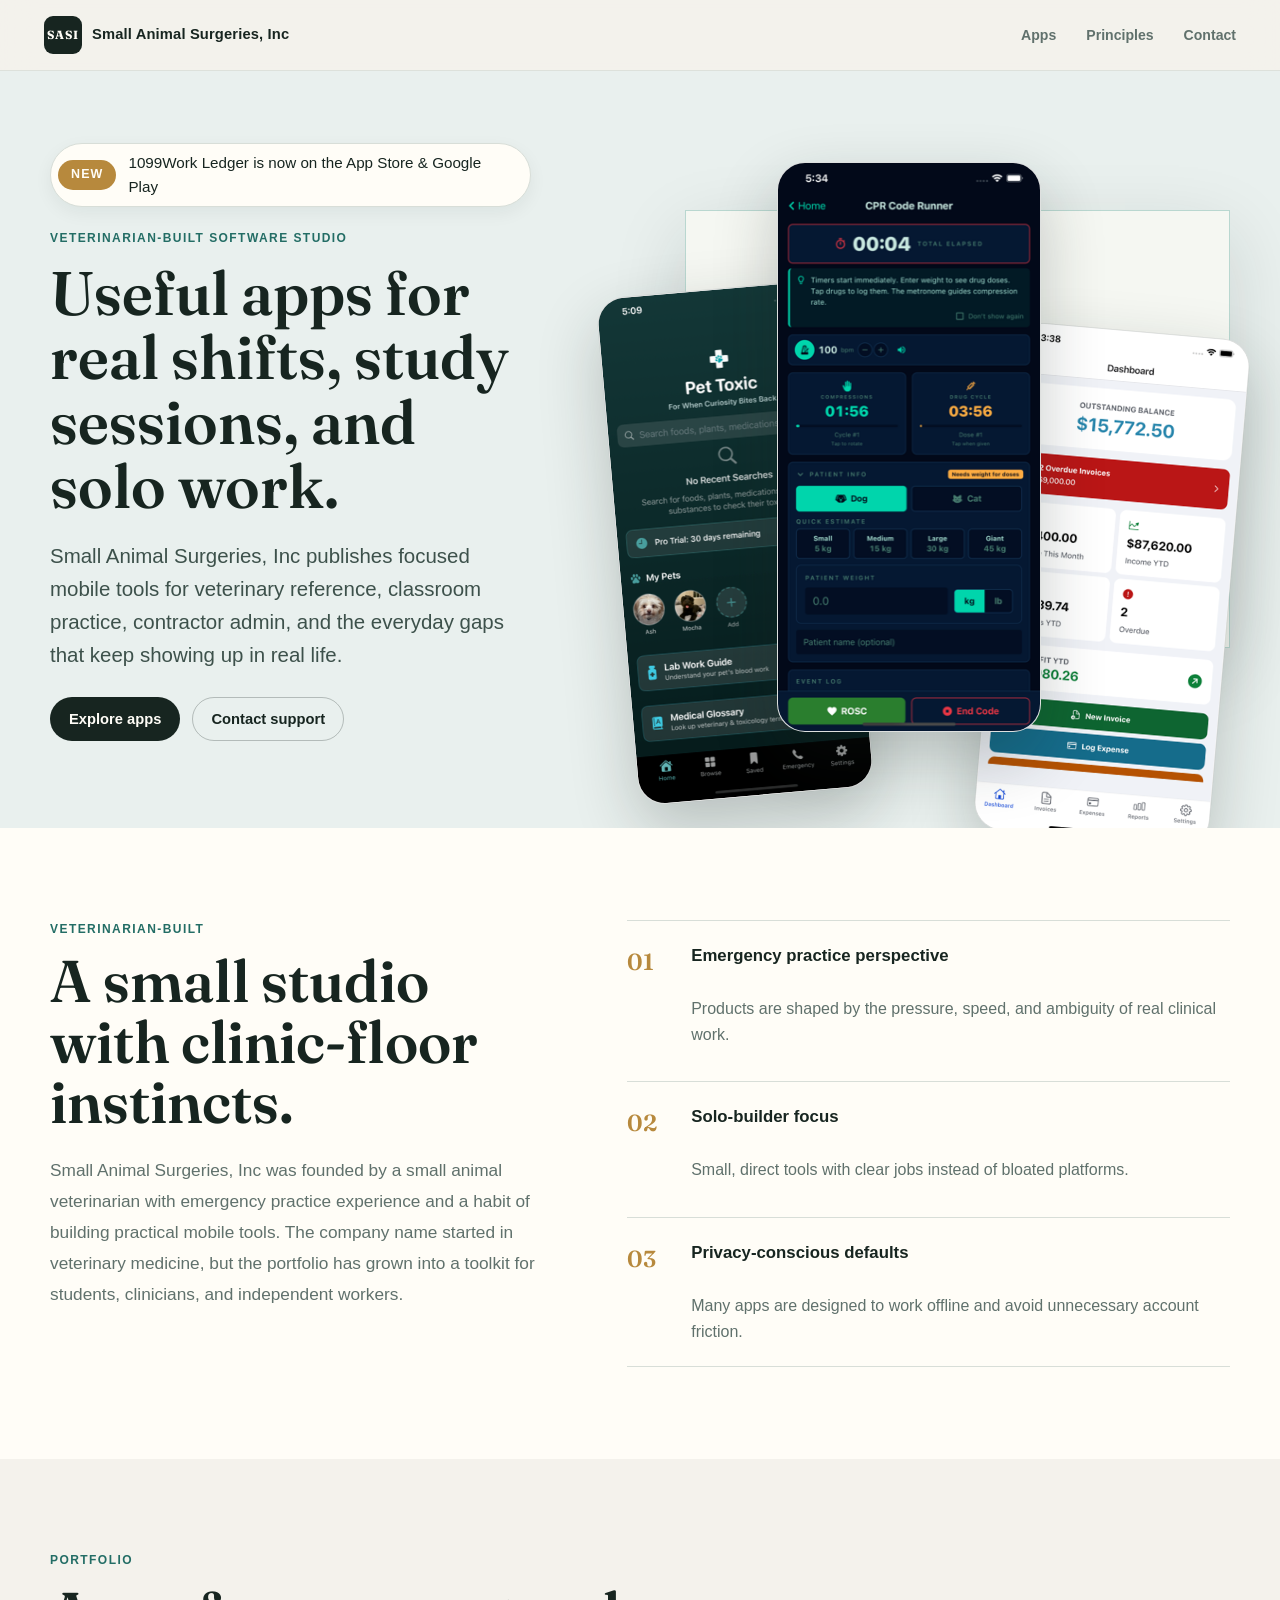
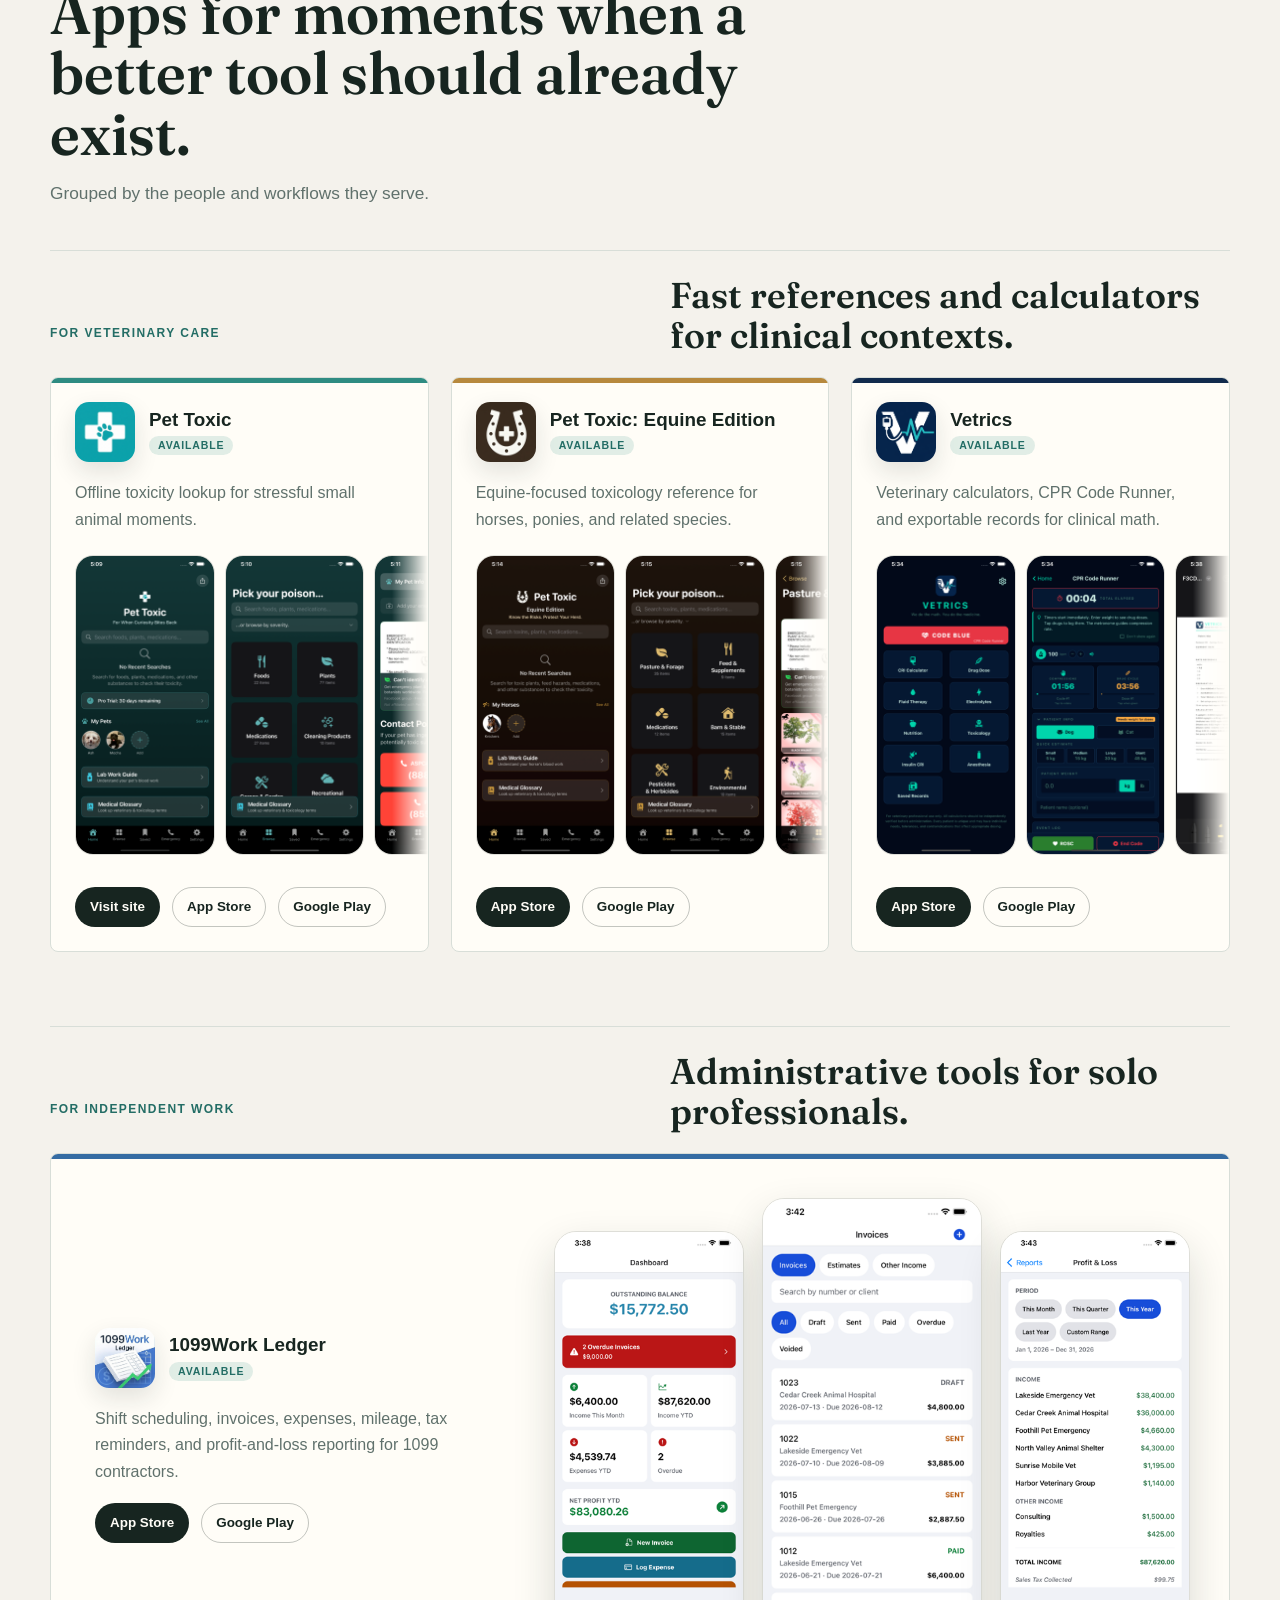
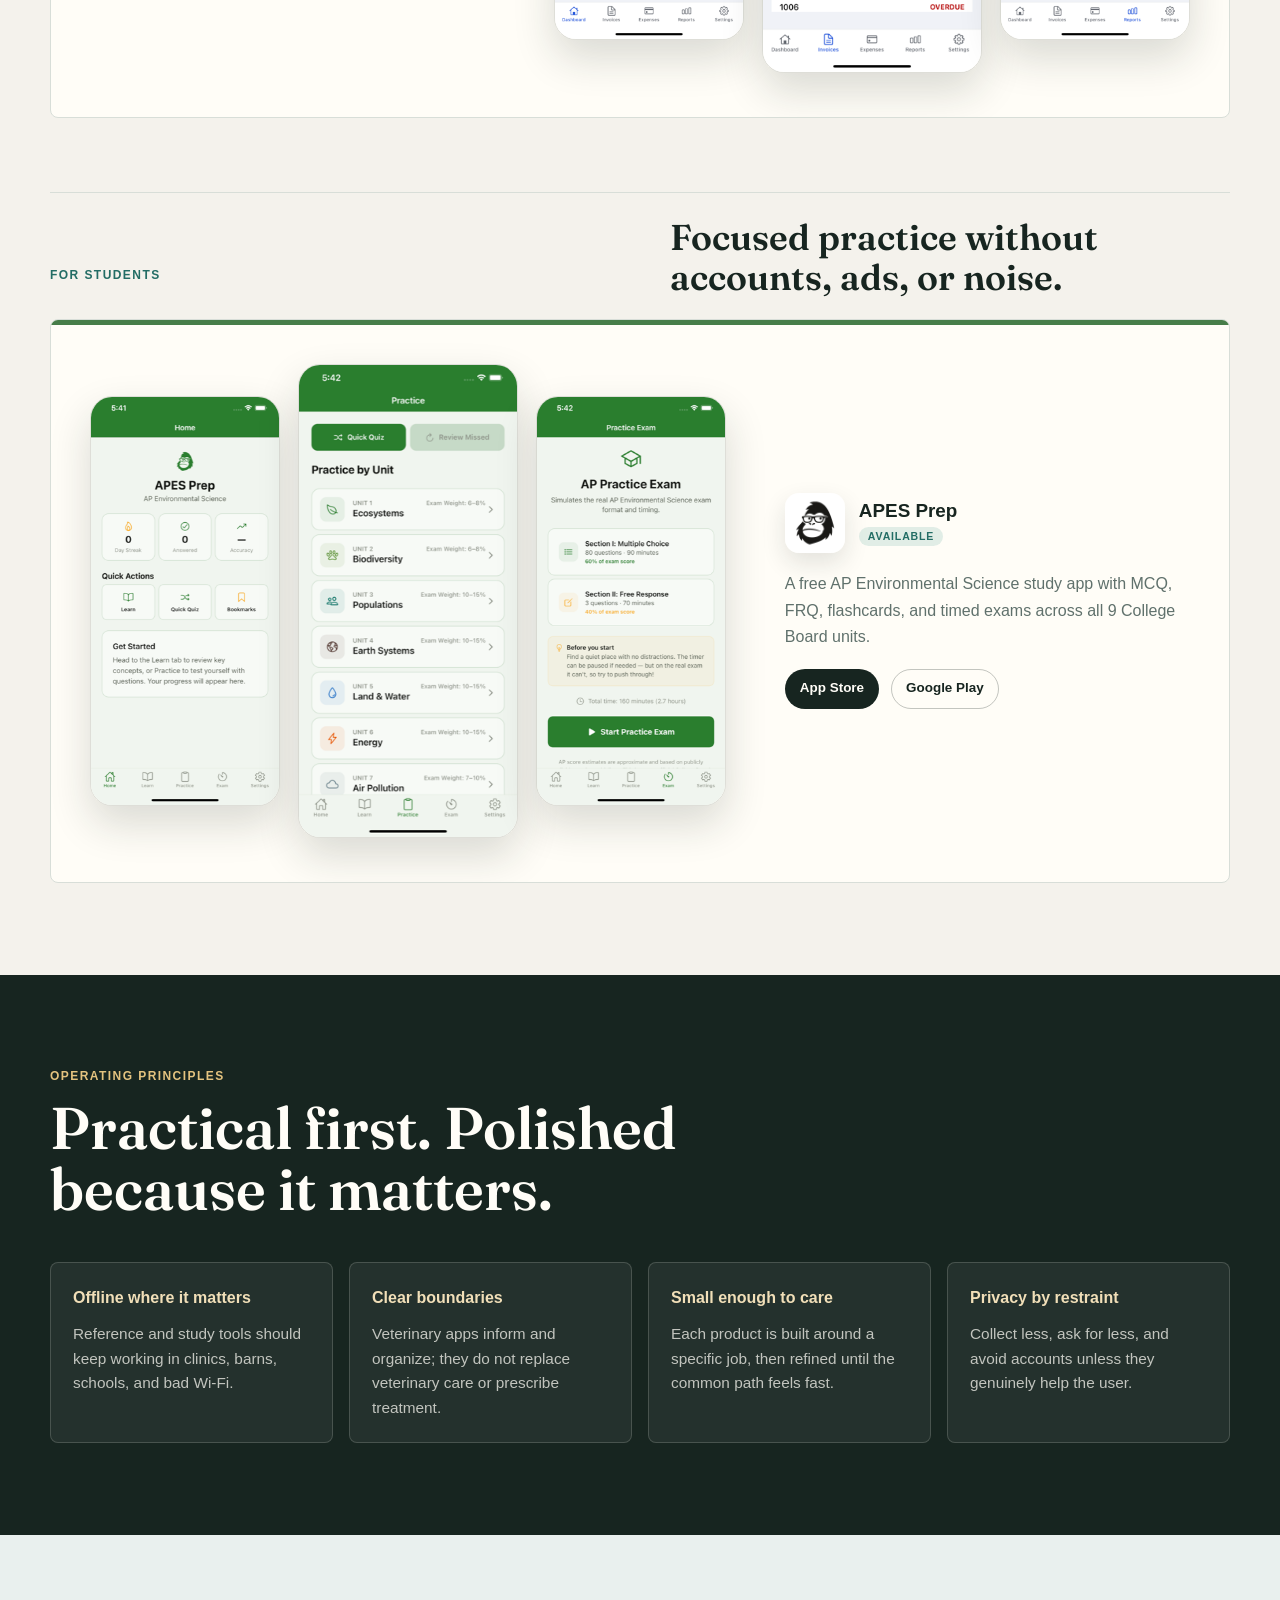
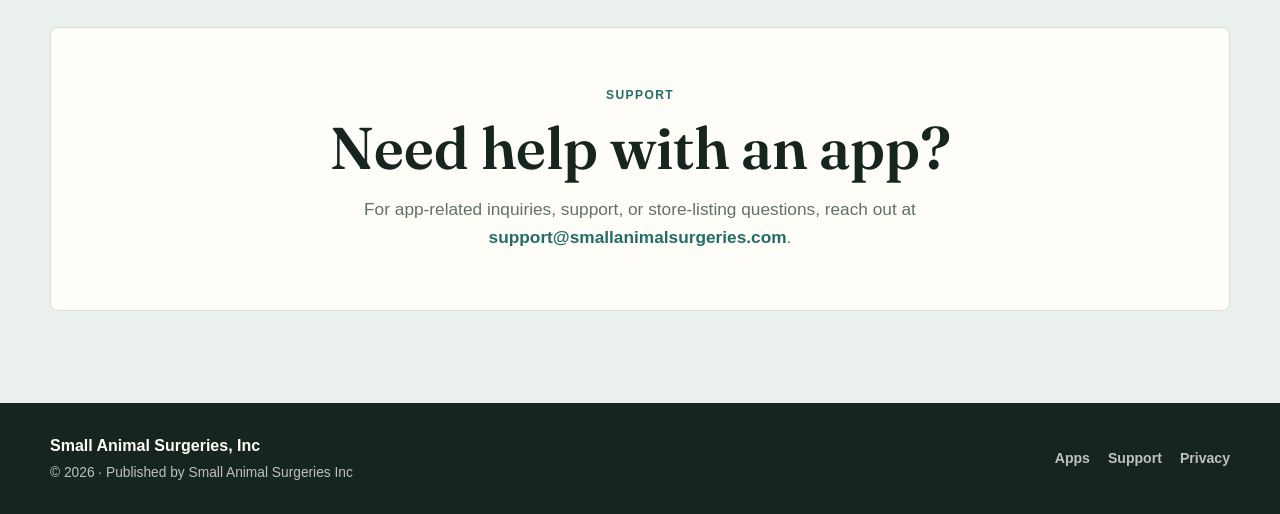
<file: index.html>
<!DOCTYPE html>
<html lang="en">
<head>
  <meta charset="UTF-8">
  <meta name="viewport" content="width=device-width, initial-scale=1.0">
  <title>Small Animal Surgeries, Inc</title>
  <meta name="description" content="Useful mobile apps built by a veterinarian for clinical reference, student practice, contractor workflows, and everyday professional gaps.">
  <link rel="preconnect" href="https://fonts.googleapis.com">
  <link rel="preconnect" href="https://fonts.gstatic.com" crossorigin>
  <link href="https://fonts.googleapis.com/css2?family=Fraunces:ital,opsz,wght@0,9..144,500;0,9..144,600;0,9..144,700;1,9..144,400;1,9..144,500&display=swap" rel="stylesheet">
  <link rel="stylesheet" href="style.css?v=20260711">
  <link rel="icon" type="image/png" href="images/favicon.png">
  <link rel="apple-touch-icon" href="images/favicon.png">
</head>
<body>
  <header class="site-header">
    <a class="brand" href="#top" aria-label="Small Animal Surgeries home">
      <span class="brand-mark">SASI</span>
      <span>Small Animal Surgeries, Inc</span>
    </a>
    <nav class="site-nav" aria-label="Main navigation">
      <a href="#apps">Apps</a>
      <a href="#principles">Principles</a>
      <a href="#contact">Contact</a>
    </nav>
  </header>

  <main id="top">
    <section class="hero">
      <div class="hero-inner">
        <div class="hero-copy fade-in">
          <a class="launch-pill" href="#apps"><span class="pill-tag">New</span> 1099Work Ledger is now on the App Store &amp; Google Play</a>
          <p class="eyebrow">Veterinarian-built software studio</p>
          <h1>Useful apps for real shifts, study sessions, and solo work.</h1>
          <p class="hero-lede">
            Small Animal Surgeries, Inc publishes focused mobile tools for veterinary reference, classroom practice, contractor admin, and the everyday gaps that keep showing up in real life.
          </p>
          <div class="hero-actions">
            <a class="btn btn-primary" href="#apps">Explore apps</a>
            <a class="btn btn-secondary" href="mailto:support@smallanimalsurgeries.com">Contact support</a>
          </div>
        </div>

        <div class="hero-showcase fade-in" aria-label="App screenshots">
          <img class="phone-shot phone-shot-primary" src="images/vetrics-02.png" alt="Vetrics CPR Code Runner screen">
          <img class="phone-shot phone-shot-secondary" src="images/pettoxic-01.png" alt="Pet Toxic app home screen">
          <img class="phone-shot phone-shot-tertiary" src="images/1099wl-01.png" alt="1099Work Ledger dashboard screen">
        </div>
      </div>
    </section>

    <section class="founder" id="about">
      <div class="section-inner founder-grid">
        <div class="founder-copy fade-in">
          <p class="eyebrow">Veterinarian-built</p>
          <h2 class="section-title">A small studio with clinic-floor instincts.</h2>
          <p>
            Small Animal Surgeries, Inc was founded by a small animal veterinarian with emergency practice experience and a habit of building practical mobile tools. The company name started in veterinary medicine, but the portfolio has grown into a toolkit for students, clinicians, and independent workers.
          </p>
        </div>
        <div class="cred-list fade-in" aria-label="Founder background">
          <div class="cred-item">
            <span>01</span>
            <strong>Emergency practice perspective</strong>
            <p>Products are shaped by the pressure, speed, and ambiguity of real clinical work.</p>
          </div>
          <div class="cred-item">
            <span>02</span>
            <strong>Solo-builder focus</strong>
            <p>Small, direct tools with clear jobs instead of bloated platforms.</p>
          </div>
          <div class="cred-item">
            <span>03</span>
            <strong>Privacy-conscious defaults</strong>
            <p>Many apps are designed to work offline and avoid unnecessary account friction.</p>
          </div>
        </div>
      </div>
    </section>

    <section class="apps" id="apps">
      <div class="section-inner">
        <div class="section-heading fade-in">
          <p class="eyebrow">Portfolio</p>
          <h2 class="section-title">Apps for moments when a better tool should already exist.</h2>
          <p class="section-subtitle">Grouped by the people and workflows they serve.</p>
        </div>

        <div class="app-family fade-in">
          <div class="family-heading">
            <p class="eyebrow">For Veterinary Care</p>
            <h3>Fast references and calculators for clinical contexts.</h3>
          </div>
          <div class="product-grid product-grid-three">
            <article class="product-card accent-teal">
              <div class="product-header">
                <img src="images/pettoxicLogo.png" alt="Pet Toxic icon" class="app-icon">
                <div>
                  <h4>Pet Toxic</h4>
                  <span class="status-badge available">Available</span>
                </div>
              </div>
              <p class="product-line">Offline toxicity lookup for stressful small animal moments.</p>
              <div class="screenshot-row">
                <img src="images/pettoxic-01.png" alt="Pet Toxic home screen">
                <img src="images/pettoxic-02.png" alt="Pet Toxic browse screen">
                <img src="images/pettoxic-04.png" alt="Pet Toxic emergency screen">
              </div>
              <div class="app-actions">
                <a href="https://pettoxic.com" class="btn btn-primary" target="_blank" rel="noopener">Visit site</a>
                <a href="https://apps.apple.com/us/app/pet-toxic/id6758074515" class="btn btn-secondary" target="_blank" rel="noopener">App Store</a>
                <a href="https://play.google.com/store/apps/details?id=com.pettoxic.android" class="btn btn-secondary" target="_blank" rel="noopener">Google Play</a>
              </div>
            </article>

            <article class="product-card accent-gold">
              <div class="product-header">
                <img src="images/ptequineLogo.png" alt="Pet Toxic: Equine Edition icon" class="app-icon">
                <div>
                  <h4>Pet Toxic: Equine Edition</h4>
                  <span class="status-badge available">Available</span>
                </div>
              </div>
              <p class="product-line">Equine-focused toxicology reference for horses, ponies, and related species.</p>
              <div class="screenshot-row">
                <img src="images/ptequine-01.png" alt="Pet Toxic Equine home screen">
                <img src="images/ptequine-02.png" alt="Pet Toxic Equine browse screen">
                <img src="images/ptequine-03.png" alt="Pet Toxic Equine forage screen">
              </div>
              <div class="app-actions">
                <a href="https://apps.apple.com/us/app/pet-toxic-equine-edition/id6759298291" class="btn btn-primary" target="_blank" rel="noopener">App Store</a>
                <a href="https://play.google.com/store/apps/details?id=com.pettoxic.equine" class="btn btn-secondary" target="_blank" rel="noopener">Google Play</a>
              </div>
            </article>

            <article class="product-card accent-navy">
              <div class="product-header">
                <img src="images/vetricsLogo.png" alt="Vetrics icon" class="app-icon">
                <div>
                  <h4>Vetrics</h4>
                  <span class="status-badge available">Available</span>
                </div>
              </div>
              <p class="product-line">Veterinary calculators, CPR Code Runner, and exportable records for clinical math.</p>
              <div class="screenshot-row">
                <img src="images/vetrics-01.png" alt="Vetrics home screen">
                <img src="images/vetrics-02.png" alt="Vetrics Code Runner screen">
                <img src="images/vetrics-05.png" alt="Vetrics PDF export screen">
              </div>
              <div class="app-actions">
                <a href="https://apps.apple.com/us/app/vetrics/id6762097009" class="btn btn-primary" target="_blank" rel="noopener">App Store</a>
                <a href="https://play.google.com/store/apps/details?id=com.truebluegroup.vetrics" class="btn btn-secondary" target="_blank" rel="noopener">Google Play</a>
              </div>
            </article>
          </div>
        </div>

        <div class="app-family fade-in">
          <div class="family-heading">
            <p class="eyebrow">For Independent Work</p>
            <h3>Administrative tools for solo professionals.</h3>
          </div>
          <article class="feature-card accent-blue">
            <div class="feature-copy">
              <div class="product-header">
                <img src="images/1099Logo1.png" alt="1099Work Ledger icon" class="app-icon">
                <div>
                  <h4>1099Work Ledger</h4>
                  <span class="status-badge available">Available</span>
                </div>
              </div>
              <p class="product-line">Shift scheduling, invoices, expenses, mileage, tax reminders, and profit-and-loss reporting for 1099 contractors.</p>
              <div class="app-actions">
                <a href="https://apps.apple.com/us/app/1099work-ledger/id6759871840" class="btn btn-primary" target="_blank" rel="noopener">App Store</a>
                <a href="https://play.google.com/store/apps/details?id=com.smallanimalsurgeries.workledger1099" class="btn btn-secondary" target="_blank" rel="noopener">Google Play</a>
              </div>
            </div>
            <div class="feature-screens">
              <img src="images/1099wl-01.png" alt="1099Work Ledger dashboard">
              <img src="images/1099wl-02.png" alt="1099Work Ledger invoice list">
              <img src="images/1099wl-04.png" alt="1099Work Ledger profit and loss report">
            </div>
          </article>
        </div>

        <div class="app-family fade-in">
          <div class="family-heading">
            <p class="eyebrow">For Students</p>
            <h3>Focused practice without accounts, ads, or noise.</h3>
          </div>
          <article class="feature-card feature-card-reverse accent-green">
            <div class="feature-copy">
              <div class="product-header">
                <img src="images/apesprepLogo.png" alt="APES Prep icon" class="app-icon">
                <div>
                  <h4>APES Prep</h4>
                  <span class="status-badge available">Available</span>
                </div>
              </div>
              <p class="product-line">A free AP Environmental Science study app with MCQ, FRQ, flashcards, and timed exams across all 9 College Board units.</p>
              <div class="app-actions">
                <a href="https://apps.apple.com/us/app/apes-prep/id6761887254" class="btn btn-primary" target="_blank" rel="noopener">App Store</a>
                <a href="https://play.google.com/store/apps/details?id=com.crisfontes.apesprep" class="btn btn-secondary" target="_blank" rel="noopener">Google Play</a>
              </div>
            </div>
            <div class="feature-screens">
              <img src="images/apesprep-01.png" alt="APES Prep home screen">
              <img src="images/apesprep-03.png" alt="APES Prep practice screen">
              <img src="images/apesprep-04.png" alt="APES Prep exam screen">
            </div>
          </article>
        </div>
      </div>
    </section>

    <section class="principles" id="principles">
      <div class="section-inner">
        <div class="section-heading fade-in">
          <p class="eyebrow">Operating Principles</p>
          <h2 class="section-title">Practical first. Polished because it matters.</h2>
        </div>
        <div class="principle-grid">
          <div class="principle fade-in">
            <span>Offline where it matters</span>
            <p>Reference and study tools should keep working in clinics, barns, schools, and bad Wi-Fi.</p>
          </div>
          <div class="principle fade-in">
            <span>Clear boundaries</span>
            <p>Veterinary apps inform and organize; they do not replace veterinary care or prescribe treatment.</p>
          </div>
          <div class="principle fade-in">
            <span>Small enough to care</span>
            <p>Each product is built around a specific job, then refined until the common path feels fast.</p>
          </div>
          <div class="principle fade-in">
            <span>Privacy by restraint</span>
            <p>Collect less, ask for less, and avoid accounts unless they genuinely help the user.</p>
          </div>
        </div>
      </div>
    </section>

    <section class="contact" id="contact">
      <div class="section-inner contact-panel fade-in">
        <p class="eyebrow">Support</p>
        <h2 class="section-title">Need help with an app?</h2>
        <p>For app-related inquiries, support, or store-listing questions, reach out at <a href="mailto:support@smallanimalsurgeries.com">support@smallanimalsurgeries.com</a>.</p>
      </div>
    </section>
  </main>

  <footer>
    <div class="footer-inner">
      <div>
        <strong>Small Animal Surgeries, Inc</strong>
        <span>&copy; 2026 · Published by Small Animal Surgeries Inc</span>
      </div>
      <div class="footer-links">
        <a href="#apps">Apps</a>
        <a href="mailto:support@smallanimalsurgeries.com">Support</a>
        <a href="privacy.html">Privacy</a>
      </div>
    </div>
  </footer>

  <script>
    const observer = new IntersectionObserver((entries) => {
      entries.forEach(entry => {
        if (entry.isIntersecting) {
          entry.target.classList.add('visible');
        }
      });
    }, { threshold: 0.15 });

    document.querySelectorAll('.fade-in').forEach(el => observer.observe(el));
  </script>
</body>
</html>
</file>
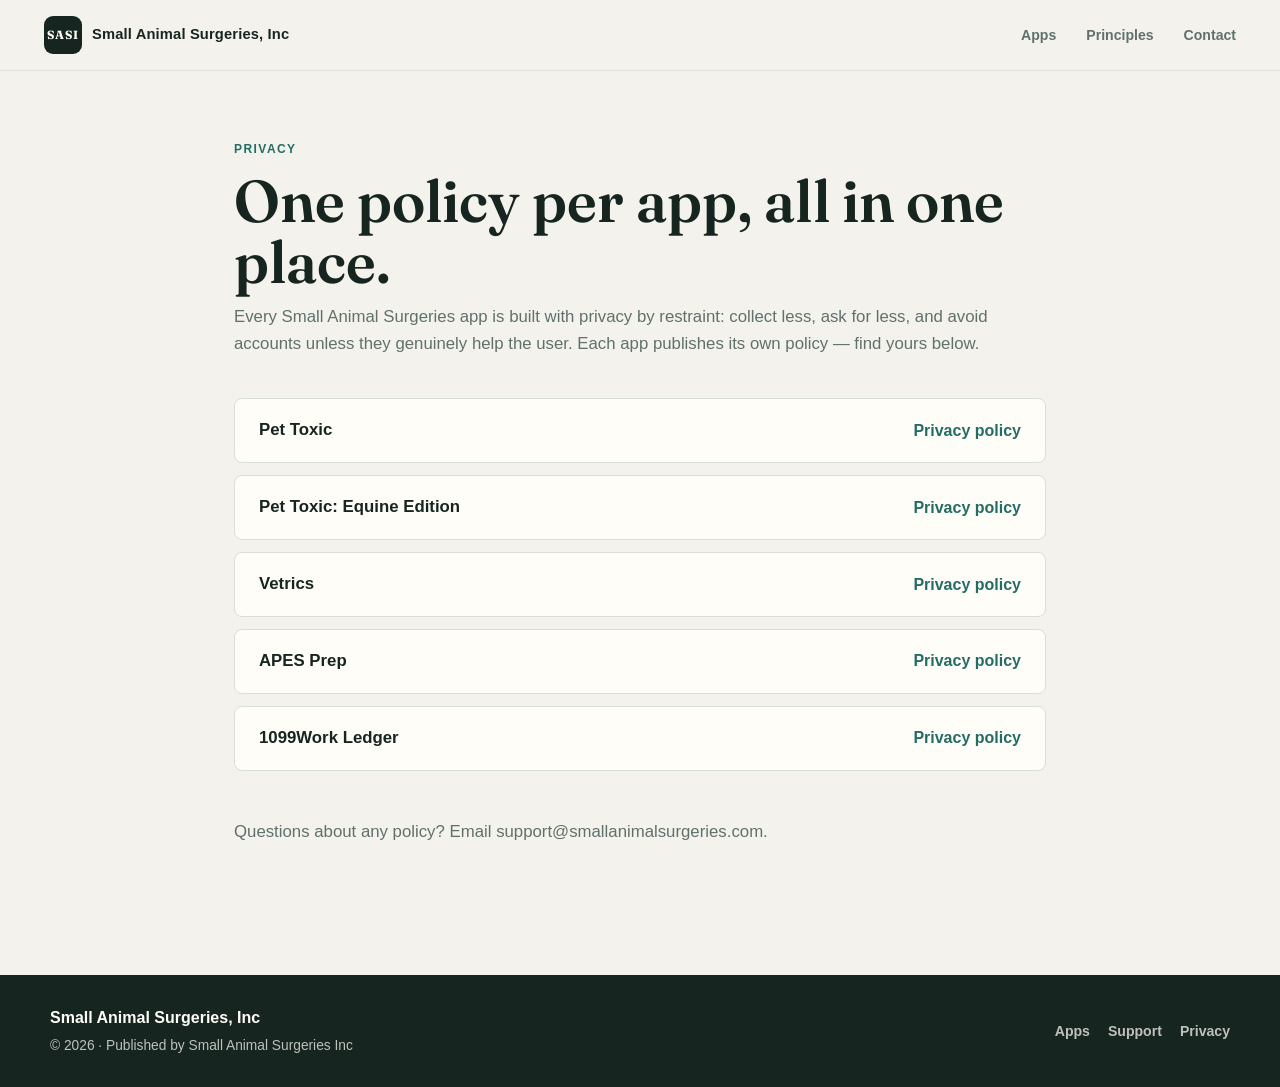
<file: privacy.html>
<!DOCTYPE html>
<html lang="en">
<head>
  <meta charset="UTF-8">
  <meta name="viewport" content="width=device-width, initial-scale=1.0">
  <title>Privacy — Small Animal Surgeries, Inc</title>
  <meta name="description" content="Privacy policies for every app published by Small Animal Surgeries, Inc.">
  <link rel="preconnect" href="https://fonts.googleapis.com">
  <link rel="preconnect" href="https://fonts.gstatic.com" crossorigin>
  <link href="https://fonts.googleapis.com/css2?family=Fraunces:ital,opsz,wght@0,9..144,500;0,9..144,600;0,9..144,700;1,9..144,400;1,9..144,500&display=swap" rel="stylesheet">
  <link rel="stylesheet" href="style.css?v=20260711">
  <link rel="icon" type="image/png" href="images/favicon.png">
  <link rel="apple-touch-icon" href="images/favicon.png">
</head>
<body>
  <header class="site-header">
    <a class="brand" href="index.html" aria-label="Small Animal Surgeries home">
      <span class="brand-mark">SASI</span>
      <span>Small Animal Surgeries, Inc</span>
    </a>
    <nav class="site-nav" aria-label="Main navigation">
      <a href="index.html#apps">Apps</a>
      <a href="index.html#principles">Principles</a>
      <a href="index.html#contact">Contact</a>
    </nav>
  </header>

  <main class="privacy-main">
    <p class="eyebrow">Privacy</p>
    <h1 class="section-title">One policy per app, all in one place.</h1>
    <p class="privacy-lede">
      Every Small Animal Surgeries app is built with privacy by restraint: collect less, ask for less,
      and avoid accounts unless they genuinely help the user. Each app publishes its own policy —
      find yours below.
    </p>

    <ul class="privacy-list">
      <li><strong>Pet Toxic</strong><a href="https://thatvetguy.github.io/pettoxic-website/" target="_blank" rel="noopener">Privacy policy</a></li>
      <li><strong>Pet Toxic: Equine Edition</strong><a href="https://thatvetguy.github.io/equinetoxic-website/" target="_blank" rel="noopener">Privacy policy</a></li>
      <li><strong>Vetrics</strong><a href="https://thatvetguy.github.io/vetrics-website/" target="_blank" rel="noopener">Privacy policy</a></li>
      <li><strong>APES Prep</strong><a href="https://thatvetguy.github.io/apesprep-website/" target="_blank" rel="noopener">Privacy policy</a></li>
      <li><strong>1099Work Ledger</strong><a href="https://1099work.net/privacy" target="_blank" rel="noopener">Privacy policy</a></li>
    </ul>

    <p class="privacy-lede">
      Questions about any policy? Email <a href="mailto:support@smallanimalsurgeries.com">support@smallanimalsurgeries.com</a>.
    </p>
  </main>

  <footer>
    <div class="footer-inner">
      <div>
        <strong>Small Animal Surgeries, Inc</strong>
        <span>&copy; 2026 · Published by Small Animal Surgeries Inc</span>
      </div>
      <div class="footer-links">
        <a href="index.html#apps">Apps</a>
        <a href="mailto:support@smallanimalsurgeries.com">Support</a>
        <a href="privacy.html">Privacy</a>
      </div>
    </div>
  </footer>
</body>
</html>
</file>
<file: style.css>
*, *::before, *::after {
  margin: 0;
  padding: 0;
  box-sizing: border-box;
}

:root {
  --bg: #f4f2ec;
  --surface: #fffdf7;
  --surface-cool: #e9f0ee;
  --ink: #172520;
  --muted: #60716c;
  --line: #d8ded8;
  --teal: #2f8c82;
  --teal-dark: #236d65;
  --gold: #b7893d;
  --navy: #112b4d;
  --green: #477d49;
  --blue: #356ca3;
  --coral: #bd6655;
  --radius: 8px;
  --max-width: 1180px;
  --shadow: 0 24px 70px rgba(23, 37, 32, 0.14);
}

html {
  scroll-behavior: smooth;
  -webkit-text-size-adjust: 100%;
}

body {
  background: var(--bg);
  color: var(--ink);
  font-family: -apple-system, BlinkMacSystemFont, "Helvetica Neue", "Segoe UI", Roboto, Arial, sans-serif;
  line-height: 1.6;
  overflow-x: hidden;
  -webkit-font-smoothing: antialiased;
}

a {
  color: inherit;
  text-decoration: none;
}

a:hover {
  text-decoration: underline;
}

img {
  display: block;
  max-width: 100%;
}

.site-header {
  position: fixed;
  top: 0;
  left: 0;
  right: 0;
  z-index: 20;
  display: flex;
  align-items: center;
  justify-content: space-between;
  gap: 24px;
  padding: 16px clamp(18px, 4vw, 44px);
  background: rgba(244, 242, 236, 0.88);
  border-bottom: 1px solid rgba(216, 222, 216, 0.8);
  backdrop-filter: blur(16px);
}

.brand {
  display: flex;
  align-items: center;
  gap: 10px;
  color: var(--ink);
  font-size: 0.92rem;
  font-weight: 700;
  letter-spacing: 0.01em;
}

.brand:hover,
.site-nav a:hover {
  text-decoration: none;
  color: var(--teal-dark);
}

.brand-mark {
  display: grid;
  place-items: center;
  width: 38px;
  height: 38px;
  border-radius: 9px;
  background: var(--ink);
  color: var(--surface);
  font-family: "Fraunces", Georgia, "Times New Roman", serif;
  font-size: 0.74rem;
  letter-spacing: 0.08em;
}

.site-nav {
  display: flex;
  align-items: center;
  gap: clamp(14px, 3vw, 30px);
  color: var(--muted);
  font-size: 0.88rem;
  font-weight: 700;
}

section {
  padding: 92px 24px;
}

.section-inner,
.hero-inner {
  width: min(100%, var(--max-width));
  margin: 0 auto;
}

.eyebrow {
  color: var(--teal-dark);
  font-size: 0.75rem;
  font-weight: 800;
  letter-spacing: 0.12em;
  margin-bottom: 12px;
  text-transform: uppercase;
}

.section-title,
.hero h1 {
  font-family: "Fraunces", Georgia, "Times New Roman", serif;
  font-weight: 600;
  letter-spacing: 0;
  line-height: 1.03;
}

.section-title {
  max-width: 780px;
  font-size: clamp(2rem, 4.6vw, 4rem);
}

.section-subtitle {
  max-width: 560px;
  margin-top: 16px;
  color: var(--muted);
  font-size: 1.08rem;
}

.section-heading {
  margin-bottom: 42px;
}

.hero {
  min-height: 92vh;
  display: flex;
  align-items: center;
  padding: 116px 24px 60px;
  overflow: hidden;
  background: var(--surface-cool);
}

.hero-inner {
  display: grid;
  grid-template-columns: minmax(0, 0.88fr) minmax(400px, 1.12fr);
  align-items: center;
  gap: clamp(36px, 7vw, 86px);
}

.hero h1 {
  max-width: 720px;
  font-size: clamp(2.9rem, 4.8vw, 4.85rem);
  line-height: 1.05;
}

.hero-lede {
  max-width: 620px;
  margin-top: 20px;
  color: #3d514b;
  font-size: clamp(1.05rem, 1.8vw, 1.28rem);
  line-height: 1.62;
}

.hero-actions,
.app-actions {
  display: flex;
  flex-wrap: wrap;
  gap: 12px;
}

.hero-actions {
  margin-top: 26px;
}

.btn {
  display: inline-flex;
  align-items: center;
  justify-content: center;
  min-height: 44px;
  padding: 11px 18px;
  border-radius: 999px;
  border: 1px solid transparent;
  font-size: 0.92rem;
  font-weight: 800;
  line-height: 1.1;
  text-align: center;
  transition: background 0.18s ease, color 0.18s ease, border-color 0.18s ease, transform 0.18s ease;
}

.btn:hover {
  transform: translateY(-1px);
  text-decoration: none;
}

.btn-primary {
  background: var(--ink);
  color: var(--surface);
}

.btn-primary:hover {
  background: var(--teal-dark);
}

.btn-secondary {
  background: transparent;
  border-color: rgba(23, 37, 32, 0.26);
  color: var(--ink);
}

.btn-secondary:hover {
  border-color: var(--teal-dark);
  color: var(--teal-dark);
}

.hero-showcase {
  position: relative;
  min-height: 560px;
}

.hero-showcase::before {
  content: "";
  position: absolute;
  inset: 48px 0 74px 68px;
  border: 1px solid rgba(47, 140, 130, 0.3);
  background: rgba(255, 253, 247, 0.58);
  box-shadow: var(--shadow);
}

.phone-shot {
  position: absolute;
  width: min(40%, 236px);
  border-radius: 28px;
  border: 1px solid rgba(23, 37, 32, 0.14);
  box-shadow: 0 26px 64px rgba(23, 37, 32, 0.24);
  background: #fff;
}

.phone-shot-primary {
  left: 26%;
  top: 0;
  z-index: 3;
  width: min(45%, 264px);
}

.phone-shot-secondary {
  left: 0;
  top: 126px;
  z-index: 2;
  transform: rotate(-5deg);
}

.phone-shot-tertiary {
  right: 0;
  top: 168px;
  z-index: 1;
  transform: rotate(5deg);
}

.founder {
  background: var(--surface);
}

.founder-grid {
  display: grid;
  grid-template-columns: minmax(0, 0.9fr) minmax(360px, 1.1fr);
  gap: clamp(34px, 7vw, 84px);
  align-items: start;
}

.founder-copy p:not(.eyebrow) {
  max-width: 640px;
  margin-top: 22px;
  color: var(--muted);
  font-size: 1.08rem;
  line-height: 1.8;
}

.cred-list {
  display: grid;
  gap: 12px;
}

.cred-item {
  display: grid;
  grid-template-columns: 48px 1fr;
  gap: 16px;
  padding: 22px 0;
  border-top: 1px solid var(--line);
}

.cred-item:last-child {
  border-bottom: 1px solid var(--line);
}

.cred-item span {
  color: var(--gold);
  font-family: "Fraunces", Georgia, "Times New Roman", serif;
  font-size: 1.45rem;
  font-weight: 600;
}

.cred-item strong {
  display: block;
  margin-bottom: 4px;
  font-size: 1.05rem;
}

.cred-item p {
  grid-column: 2;
  color: var(--muted);
}

.apps {
  background: var(--bg);
}

.app-family + .app-family {
  margin-top: 74px;
}

.family-heading {
  display: flex;
  justify-content: space-between;
  align-items: end;
  gap: 28px;
  margin-bottom: 22px;
  border-top: 1px solid var(--line);
  padding-top: 24px;
}

.family-heading h3 {
  max-width: 560px;
  font-family: "Fraunces", Georgia, "Times New Roman", serif;
  font-size: clamp(1.55rem, 2.8vw, 2.45rem);
  font-weight: 600;
  line-height: 1.12;
}

.product-grid {
  display: grid;
  gap: 22px;
}

.product-grid-three {
  grid-template-columns: repeat(3, minmax(0, 1fr));
}

.product-card,
.feature-card,
.principle,
.contact-panel {
  border: 1px solid var(--line);
  border-radius: var(--radius);
  background: var(--surface);
}

.product-card {
  position: relative;
  display: flex;
  min-width: 0;
  flex-direction: column;
  gap: 18px;
  padding: 24px;
  overflow: hidden;
}

.product-card::before,
.feature-card::before {
  content: "";
  position: absolute;
  top: 0;
  left: 0;
  right: 0;
  height: 5px;
  background: var(--card-accent, var(--teal));
}

.product-header {
  display: flex;
  align-items: center;
  gap: 14px;
}

.app-icon {
  width: 60px;
  height: 60px;
  flex: 0 0 60px;
  border-radius: 14px;
  box-shadow: 0 10px 24px rgba(23, 37, 32, 0.12);
}

.product-header h4 {
  font-size: 1.18rem;
  line-height: 1.25;
}

.status-badge {
  display: inline-block;
  margin-top: 5px;
  padding: 4px 9px;
  border-radius: 999px;
  font-size: 0.66rem;
  font-weight: 800;
  letter-spacing: 0.08em;
  line-height: 1;
  text-transform: uppercase;
}

.status-badge.available {
  background: rgba(47, 140, 130, 0.14);
  color: var(--teal-dark);
}

.status-badge.coming-soon {
  background: rgba(96, 113, 108, 0.12);
  color: #52625e;
}

.product-line {
  color: var(--muted);
  font-size: 1rem;
  line-height: 1.65;
}

.screenshot-row {
  display: flex;
  gap: 10px;
  margin: 4px -24px 0 0;
  overflow-x: auto;
  padding: 0 24px 14px 0;
  scroll-snap-type: x mandatory;
  -webkit-overflow-scrolling: touch;
  -webkit-mask-image: linear-gradient(to right, #000 0, #000 calc(100% - 36px), transparent 100%);
          mask-image: linear-gradient(to right, #000 0, #000 calc(100% - 36px), transparent 100%);
}

.screenshot-row::-webkit-scrollbar {
  height: 4px;
}

.screenshot-row::-webkit-scrollbar-thumb {
  background: rgba(23, 37, 32, 0.18);
  border-radius: 999px;
}

.screenshot-row img {
  height: 300px;
  width: auto;
  flex: 0 0 auto;
  border: 1px solid rgba(23, 37, 32, 0.14);
  border-radius: 18px;
  scroll-snap-align: start;
}

.app-actions {
  margin-top: auto;
}

.app-actions .btn {
  min-height: 40px;
  padding: 9px 14px;
  font-size: 0.84rem;
}

.accent-teal { --card-accent: var(--teal); }
.accent-gold { --card-accent: var(--gold); }
.accent-navy { --card-accent: var(--navy); }
.accent-green { --card-accent: var(--green); }
.accent-blue { --card-accent: var(--blue); }

.feature-card {
  position: relative;
  display: grid;
  grid-template-columns: minmax(280px, 0.78fr) minmax(0, 1.22fr);
  gap: clamp(20px, 5vw, 64px);
  align-items: center;
  overflow: hidden;
  padding: clamp(24px, 5vw, 44px);
}

.feature-card-reverse {
  grid-template-columns: minmax(0, 1.22fr) minmax(280px, 0.78fr);
}

.feature-card-reverse .feature-copy {
  order: 2;
}

.feature-copy {
  display: grid;
  gap: 18px;
}

.feature-screens {
  display: flex;
  align-items: center;
  justify-content: center;
  min-width: 0;
  gap: clamp(10px, 2vw, 18px);
}

.feature-screens img {
  width: min(31%, 190px);
  border: 1px solid rgba(23, 37, 32, 0.14);
  border-radius: 22px;
  box-shadow: 0 18px 42px rgba(23, 37, 32, 0.16);
}

.feature-screens img:nth-child(2) {
  width: min(36%, 220px);
}

.principles {
  background: #172520;
  color: var(--surface);
}

.principles .eyebrow {
  color: #e4c37f;
}

.principles .section-title {
  color: var(--surface);
}

.principle-grid {
  display: grid;
  grid-template-columns: repeat(4, minmax(0, 1fr));
  gap: 16px;
}

.principle {
  background: rgba(255, 253, 247, 0.06);
  border-color: rgba(255, 253, 247, 0.16);
  padding: 22px;
}

.principle span {
  display: block;
  margin-bottom: 12px;
  color: #f1dfb8;
  font-weight: 800;
}

.principle p {
  color: rgba(255, 253, 247, 0.72);
  font-size: 0.96rem;
}

.contact {
  background: var(--surface-cool);
}

.contact-panel {
  padding: clamp(30px, 6vw, 58px);
  text-align: center;
}

.contact-panel .section-title {
  margin: 0 auto;
}

.contact-panel p:not(.eyebrow) {
  max-width: 620px;
  margin: 18px auto 0;
  color: var(--muted);
  font-size: 1.08rem;
}

.contact-panel a {
  color: var(--teal-dark);
  font-weight: 800;
}

footer {
  background: var(--ink);
  color: rgba(255, 253, 247, 0.72);
  padding: 30px 24px;
}

.footer-inner {
  width: min(100%, var(--max-width));
  margin: 0 auto;
  display: flex;
  align-items: center;
  justify-content: space-between;
  gap: 20px;
}

footer strong,
footer span {
  display: block;
}

footer strong {
  color: var(--surface);
}

footer span {
  margin-top: 4px;
  font-size: 0.86rem;
}

.footer-links {
  display: flex;
  flex-wrap: wrap;
  justify-content: flex-end;
  gap: 18px;
  font-size: 0.88rem;
  font-weight: 700;
}

.footer-links a:hover {
  color: var(--surface);
}

.fade-in {
  opacity: 0;
  transform: translateY(18px);
  transition: opacity 0.65s ease, transform 0.65s ease;
}

.fade-in.visible {
  opacity: 1;
  transform: translateY(0);
}

@media (prefers-reduced-motion: reduce) {
  html {
    scroll-behavior: auto;
  }

  *,
  *::before,
  *::after {
    transition: none !important;
  }
}

@media (max-width: 1000px) {
  .hero-inner,
  .founder-grid,
  .feature-card,
  .feature-card-reverse {
    grid-template-columns: 1fr;
  }

  .hero {
    padding-top: 104px;
  }

  .hero-showcase {
    min-height: 520px;
    max-width: 650px;
    width: 100%;
    margin: 0 auto;
  }

  .product-grid-three,
  .principle-grid {
    grid-template-columns: repeat(2, minmax(0, 1fr));
  }

  .feature-card-reverse .feature-copy {
    order: 0;
  }
}

@media (max-width: 720px) {
  .site-header {
    position: static;
    align-items: flex-start;
    flex-direction: column;
    padding: 14px 18px;
  }

  .site-nav {
    width: 100%;
    justify-content: flex-start;
    gap: 42px;
  }

  section {
    padding: 64px 18px;
  }

  .hero {
    min-height: auto;
    padding: 56px 18px 44px;
  }

  .hero h1 {
    max-width: 10ch;
    font-size: clamp(2.55rem, 11vw, 3.2rem);
  }

  .hero-copy,
  .hero-lede {
    max-width: 354px;
  }

  .hero-showcase {
    min-height: 390px;
  }

  .hero-showcase::before {
    inset: 34px 0 58px 28px;
  }

  .phone-shot {
    border-radius: 18px;
  }

  .phone-shot-primary {
    left: 24%;
    width: min(48%, 190px);
  }

  .phone-shot-secondary {
    top: 86px;
    width: min(42%, 164px);
  }

  .phone-shot-tertiary {
    top: 112px;
    width: min(42%, 164px);
  }

  .family-heading {
    display: block;
  }

  .product-grid-three,
  .principle-grid {
    grid-template-columns: 1fr;
  }

  .product-card {
    padding: 20px;
  }

  .screenshot-row {
    margin-right: -20px;
    padding-right: 20px;
  }

  .screenshot-row img {
    height: 250px;
  }

  .feature-screens {
    justify-content: flex-start;
    overflow-x: auto;
    padding-bottom: 10px;
  }

  .feature-screens img,
  .feature-screens img:nth-child(2) {
    width: 156px;
    flex: 0 0 156px;
  }

  .footer-inner {
    align-items: flex-start;
    flex-direction: column;
  }

  .footer-links {
    justify-content: flex-start;
  }
}

@media (max-width: 430px) {
  .brand span:last-child {
    max-width: 230px;
  }

  .hero-actions,
  .app-actions {
    display: grid;
    grid-template-columns: 1fr;
  }

  .btn {
    width: 100%;
  }

  .product-header {
    align-items: flex-start;
  }

  .app-icon {
    width: 52px;
    height: 52px;
    flex-basis: 52px;
    border-radius: 12px;
  }
}

/* ---- Launch announcement pill + privacy hub (added 2026-07-11, Vetrics launch) ---- */
.launch-pill {
  display: inline-flex;
  align-items: center;
  gap: 12px;
  background: var(--surface);
  border: 1px solid var(--line);
  border-radius: 999px;
  padding: 7px 20px 7px 7px;
  font-size: 0.95rem;
  color: var(--ink);
  text-decoration: none;
  margin-bottom: 22px;
  box-shadow: 0 6px 18px rgba(23, 37, 32, 0.06);
  transition: transform 0.2s ease, box-shadow 0.2s ease;
}

.launch-pill:hover {
  transform: translateY(-1px);
  box-shadow: 0 10px 24px rgba(23, 37, 32, 0.12);
}

.launch-pill .pill-tag {
  background: var(--gold);
  color: #fffdf7;
  border-radius: 999px;
  padding: 5px 13px;
  font-size: 0.78rem;
  font-weight: 600;
  letter-spacing: 0.09em;
  text-transform: uppercase;
}

.privacy-main {
  max-width: 860px;
  margin: 0 auto;
  padding: 140px 24px 90px;
}

.privacy-main .section-title {
  margin-bottom: 12px;
}

.privacy-lede {
  color: var(--muted);
  font-size: 1.05rem;
  margin-bottom: 40px;
  line-height: 1.6;
}

.privacy-list {
  list-style: none;
  padding: 0;
  margin: 0 0 48px;
}

.privacy-list li {
  display: flex;
  justify-content: space-between;
  align-items: center;
  gap: 18px;
  background: var(--surface);
  border: 1px solid var(--line);
  border-radius: var(--radius);
  padding: 18px 24px;
  margin-bottom: 12px;
}

.privacy-list li strong {
  font-size: 1.05rem;
}

.privacy-list li a {
  color: var(--teal-dark);
  font-weight: 600;
  text-decoration: none;
  white-space: nowrap;
}

.privacy-list li a:hover {
  text-decoration: underline;
}
</file>
